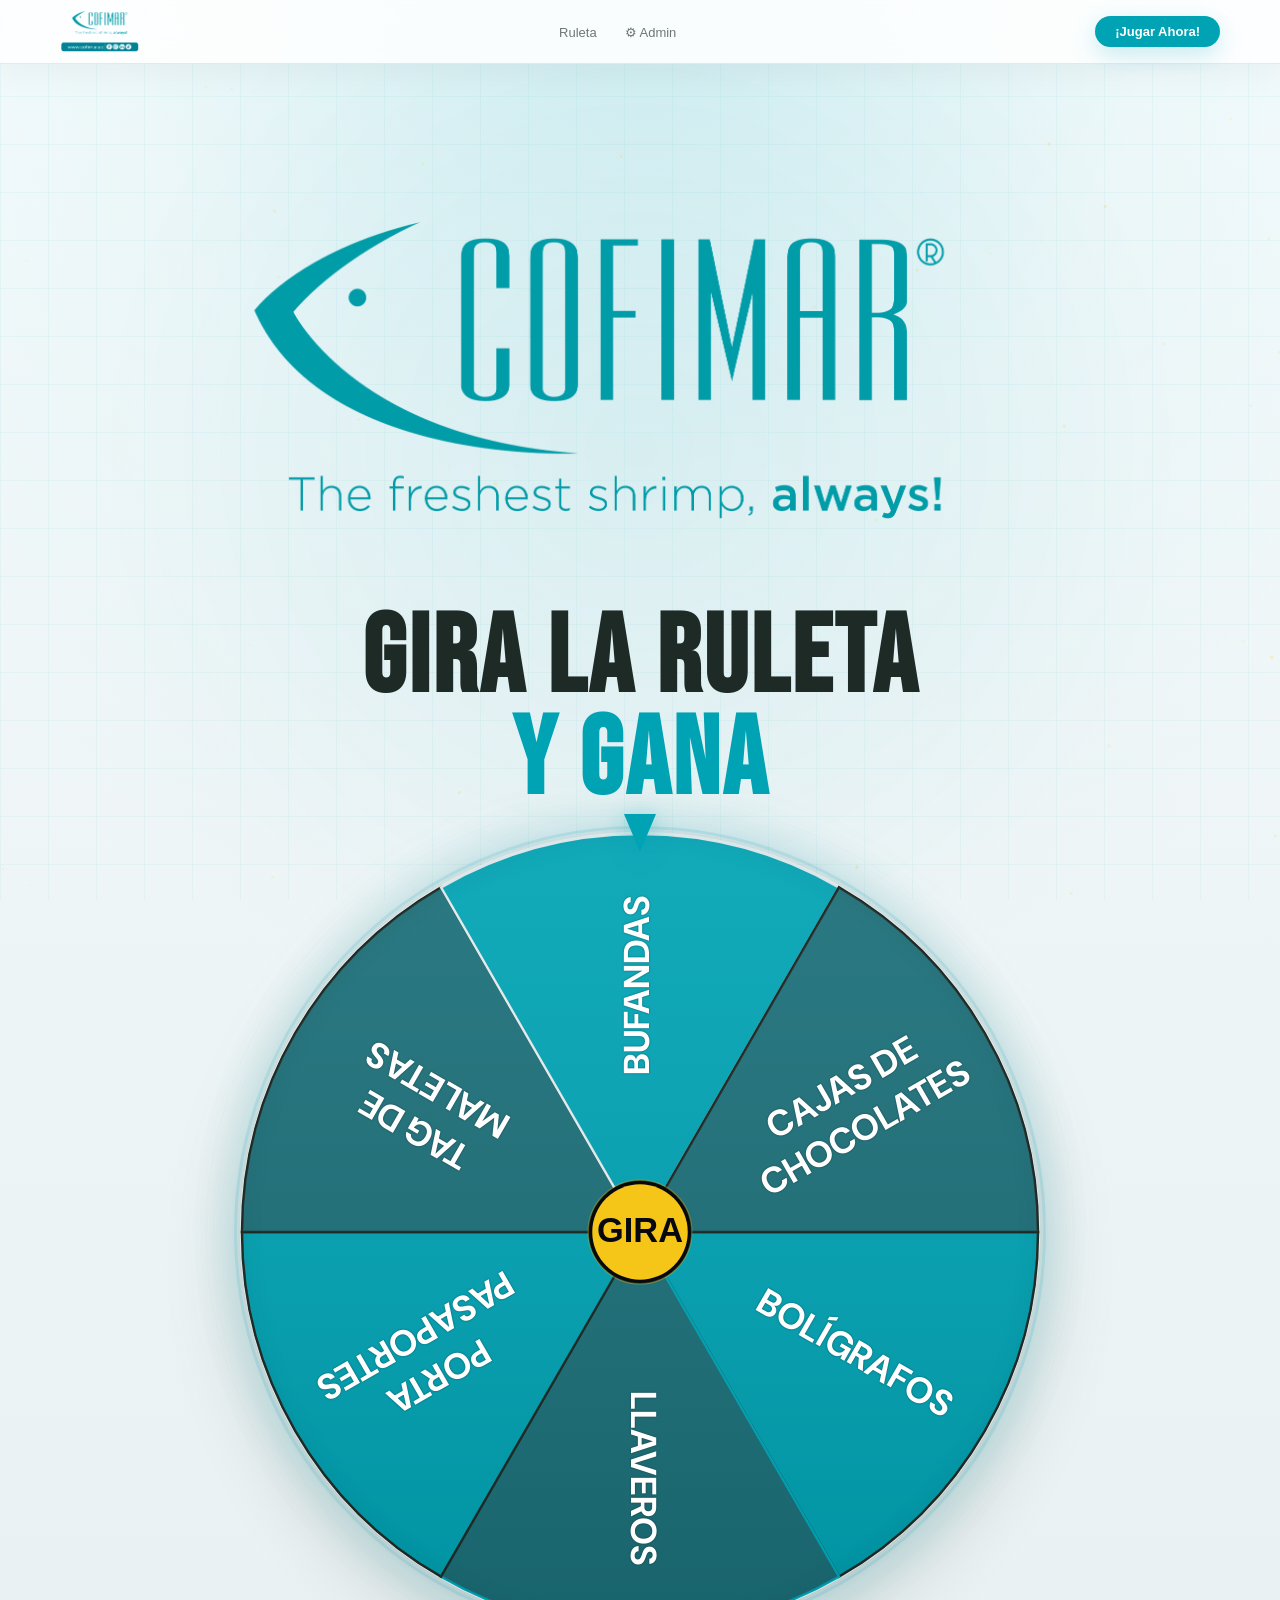
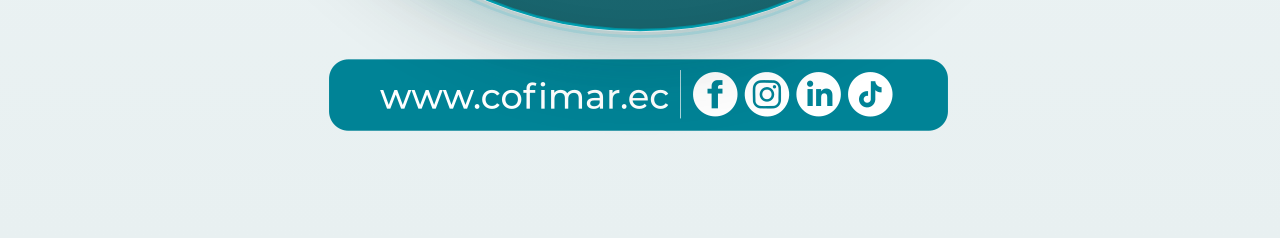
<file: index.html>
<!DOCTYPE html>
<html lang="es">
<head>
  <meta charset="UTF-8" />
  <meta name="viewport" content="width=device-width, initial-scale=1.0" />
  <title>Cofimar — Ruleta de Premios</title>
  <link rel="preconnect" href="https://fonts.googleapis.com" />
  <link rel="preconnect" href="https://fonts.gstatic.com" crossorigin />
  <link href="https://fonts.googleapis.com/css2?family=Bebas+Neue&family=DM+Sans:wght@400;500;700&display=swap" rel="stylesheet" />
  <link rel="stylesheet" href="css/base.css" />
  <link rel="stylesheet" href="css/navbar.css" />
  <link rel="stylesheet" href="css/hero.css" />
  <link rel="stylesheet" href="css/wheel.css" />
  <link rel="stylesheet" href="css/sections.css" />
  <link rel="stylesheet" href="css/modal.css" />
  <link rel="stylesheet" href="css/footer.css" />
  <link rel="icon" href="data:,">
</head>
<body>

  <!-- Background canvas -->
  <canvas id="bgCanvas"></canvas>

  <!-- ── NAVBAR ── -->
  <nav id="navbar">
    <a href="#" class="nav-logo">
      <img src="Img/Logo-Cofimar.png" alt="Cofimar Logo" class="logo-img">
      <!-- <div class="nav-logo-mark">C</div>
      <span class="nav-logo-text">Cofimar</span> -->
    </a>
    <ul class="nav-links" id="navLinks">
      <li><a href="#ruleta">Ruleta</a></li>
      <li><a href="admin.html">⚙ Admin</a></li>
      <!-- <li><a href="#premios">Premios</a></li>
      <li><a href="#nosotros">Nosotros</a></li> -->
    </ul>
    <a href="#ruleta" class="nav-cta">¡Jugar Ahora!</a>
    <button class="nav-hamburger" id="hamburger" aria-label="Menú">
      <span></span><span></span><span></span>
    </button>
  </nav>

  <!-- ── HERO ── -->
  <section class="hero" id="ruleta">
    <!-- <div class="hero-eyebrow">
      <div class="eyebrow-dot"></div>
      Cofimar
    </div> -->

    <div class="wheel-logo">
      <img src="Img/Logo-Cofimar-logo.png" alt="Cofimar Logo">
    </div>

    <h1 class="hero-title">GIRA LA RULETA<br><span class="gold"> Y GANA</span></h1>
    <!-- <p class="hero-sub">¡Tu premio te está esperando! Gira la ruleta exclusiva de Pepito y descubre increíbles descuentos, regalos y beneficios para ti.</p> -->

    <div class="wheel-stage custom-layout">


      <div class="wheel-glow"></div>
      <div class="wheel-outer">
        <div class="wheel-pointer"></div>
        <div class="wheel-border"></div>
        <canvas id="wheelCanvas"></canvas>
      </div>
    </div>

    <div class="wheel-logo">
      <img src="Img/footerLogo.png" alt="Cofimar Logo">
    </div>

    <div class="controls">
      <div class="side-logo">
    
  </div>
      <button class="spin-btn" style="display: none !important;" id="spinBtn">&#9654;&nbsp;&nbsp;GIRAR RULETA</button>
      <!-- <p class="spin-hint">Un intento por visita &mdash; Premios reales garantizados</p> -->
    </div>
  </section>

  
  <!--  PREMIOS 
  <section class="prizes-section" id="premios">
    <p class="section-label">Lo que puedes ganar</p>
    <h2 class="section-title">NUESTROS PREMIOS</h2>
    <div class="prizes-grid" id="prizesGrid"></div>
  </section>

  <!-- ── NOSOTROS ─
  <section class="features-section" id="nosotros">
    <p class="section-label">¿Por qué Pepito?</p>
    <h2 class="section-title">CONFIANZA GARANTIZADA</h2>
    <div class="features-grid">
      <div class="feature-card">
        <div class="feature-icon">🏆</div>
        <div class="feature-title">Premios Reales</div>
        <div class="feature-text">Todos los premios son válidos y canjeables en cualquiera de nuestras sucursales a nivel nacional.</div>
      </div>
      <div class="feature-card">
        <div class="feature-icon">⚡</div>
        <div class="feature-title">Instantáneo</div>
        <div class="feature-text">Sabrás tu premio al instante. Sin formularios, sin esperas, sin complicaciones.</div>
      </div>
      <div class="feature-card">
        <div class="feature-icon">🔒</div>
        <div class="feature-title">100% Seguro</div>
        <div class="feature-text">Tu participación está protegida. No requerimos datos bancarios ni información sensible.</div>
      </div>
      <div class="feature-card">
        <div class="feature-icon">🎯</div>
        <div class="feature-title">Sin Letra Chica</div>
        <div class="feature-text">Lo que ves es lo que recibes. Pepito cree en la transparencia total con sus clientes.</div>
      </div>
    </div>
  </section> -->

  <!-- ── FOOTER ── -->
  <!-- <footer>
    <div class="footer-logo">Cofimar</div>
    <div class="footer-links">
      <!-- <a href="#">Términos y Condiciones</a>
      <a href="#">Política de Privacidad</a>
      <a href="#">Contacto</a>
      <a href="#">Sucursales</a> 
    </div>
    <div class="footer-copy">&copy; 2026 Cofimar Todos los derechos reservados.</div>
  </footer> -->

  <!-- ── CONFETTI ── -->
  <div class="confetti-container" id="confettiContainer"></div>

  <!-- ── MODAL ── -->
  <div class="modal-overlay" id="modalOverlay">
    <div class="modal-card">
      <div class="modal-stars">
        <span class="modal-star">⭐</span>
        <span class="modal-star">⭐</span>
        <span class="modal-star">⭐</span>
      </div>
      <div class="modal-icon-wrap" id="modalIcon">🏆</div>
      <div class="modal-tag">¡Felicidades!</div>
      <div class="modal-title">Acabas de ganar</div>
      <div class="modal-prize" id="modalPrize">Premio</div>
      <div class="modal-stock-info" id="modalStock"></div>
      <div class="modal-desc" id="modalDesc">Descripción del premio.</div>
      <button class="modal-btn" id="modalClaimBtn">🎁 &nbsp;RECLAMAR PREMIO</button>
      <!-- <button class="modal-secondary" id="modalCloseBtn">Cerrar</button> -->
    </div>
  </div>

  <!-- ── SCRIPTS ── -->
  <script src="js/data.js"></script>
  <script src="js/stock.js"></script>
  <script src="js/background.js"></script>
  <script src="js/wheel.js"></script>
  <script src="js/prizes.js"></script>
  <script src="js/confetti.js"></script>
  <script src="js/modal.js"></script>
  <script src="js/navbar.js"></script>
  <script src="js/main.js"></script>

</body>
</html>
</file>
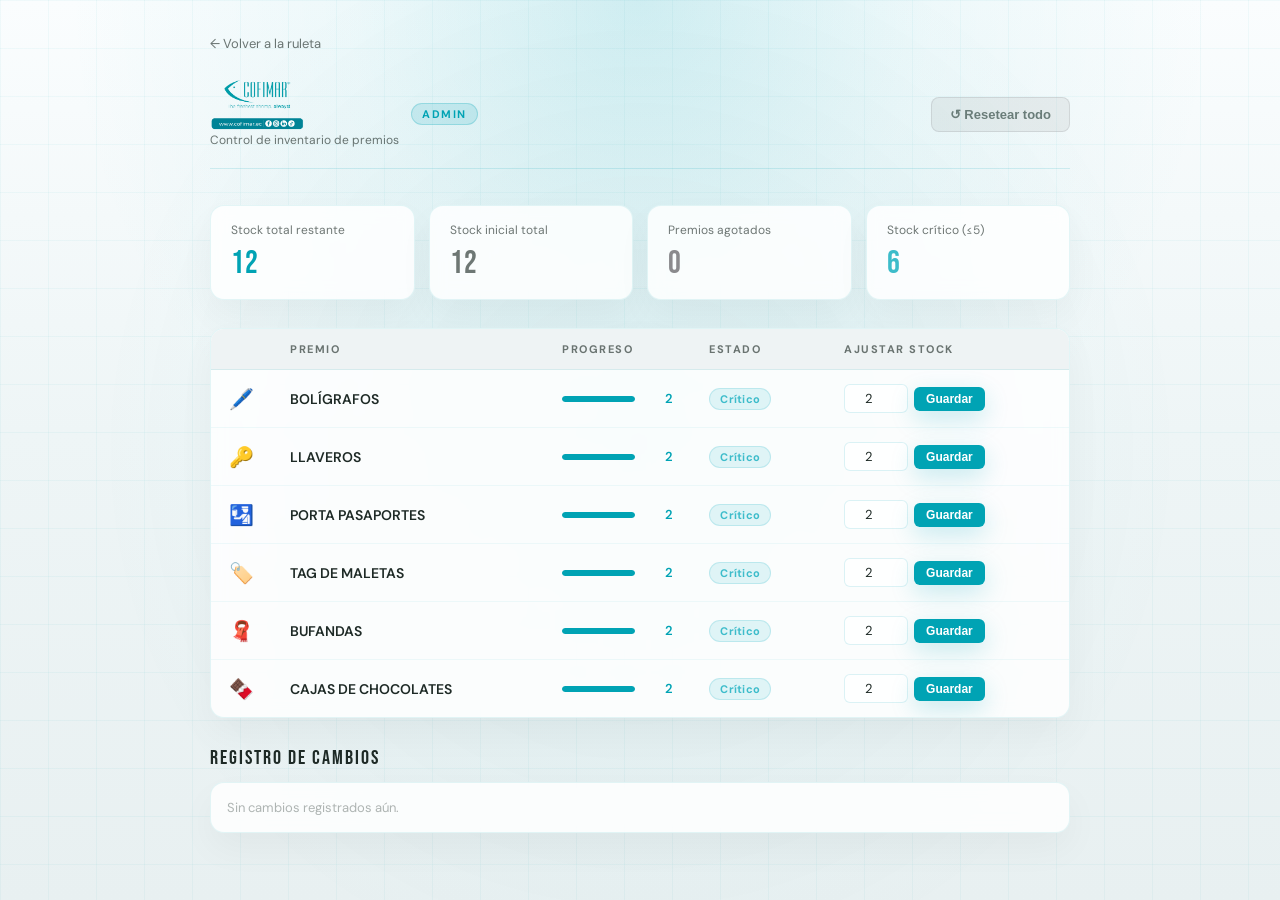
<file: admin.html>
<!DOCTYPE html>
<html lang="es">
<head>
  <meta charset="UTF-8" />
  <meta name="viewport" content="width=device-width, initial-scale=1.0" />
  <title>Cofimar — Panel de Stock</title>
  <link rel="preconnect" href="https://fonts.googleapis.com" />
  <link href="https://fonts.googleapis.com/css2?family=Bebas+Neue&family=DM+Sans:wght@400;500;700&display=swap" rel="stylesheet" />
  
  <style>
  *, *::before, *::after { box-sizing: border-box; margin: 0; padding: 0; }

  :root {
    --gold: #00a3b4;
    --gold-dim: rgba(0,163,180,0.14);
    --dark:  #1e2a26;
    --dark2: #ffffff;
    --dark3: #eef3f4;
    --text:  #1e2a26;
    --muted: rgba(30,42,38,0.64);
    --green: #00a3b4;
    --orange:#3dbcca;
    --red:   #8a8a8d;
    --radius: 14px;
  }

  body {
    font-family: 'DM Sans', sans-serif;
    background:
      radial-gradient(circle at top center, rgba(0,163,180,0.16) 0%, rgba(0,163,180,0.05) 26%, transparent 52%),
      linear-gradient(180deg, #fafdfe 0%, #eef5f6 48%, #e8f0f1 100%);
    color: var(--text);
    min-height: 100vh;
    padding: 32px clamp(16px, 4vw, 48px);
  }

  body::before {
    content: '';
    position: fixed; inset: 0;
    background-image:
      linear-gradient(rgba(0,163,180,0.045) 1px, transparent 1px),
      linear-gradient(90deg, rgba(0,163,180,0.045) 1px, transparent 1px),
      radial-gradient(circle at center, rgba(0,163,180,0.06) 0%, transparent 70%);
    background-size: 48px 48px, 48px 48px, 100% 100%;
    pointer-events: none; z-index: 0;
  }

  .page { position: relative; z-index: 1; max-width: 860px; margin: 0 auto; }

  /* Header */
  header {
    display: flex; align-items: center; justify-content: space-between;
    flex-wrap: wrap; gap: 16px;
    margin-bottom: 36px;
    padding-bottom: 20px;
    border-bottom: 1px solid rgba(0,163,180,0.15);
  }

  .header-left { display: flex; align-items: center; gap: 12px; }

  .logo-mark {
    width: 38px; height: 38px; border-radius: 9px;
    background: var(--gold);
    display: flex; align-items: center; justify-content: center;
    font-family: 'Bebas Neue', cursive;
    font-size: 22px; color: #ffffff;
    box-shadow: 0 8px 20px rgba(0,163,180,0.24);
  }

  h1 {
    font-family: 'Bebas Neue', cursive;
    font-size: clamp(22px, 4vw, 30px);
    letter-spacing: 2px; color: var(--text);
  }
  h1 span { color: var(--gold); }

  .badge-admin {
    background: rgba(0,163,180,0.14);
    border: 1px solid rgba(0,163,180,0.24);
    color: var(--gold);
    font-size: 11px; font-weight: 700;
    letter-spacing: 1.5px; text-transform: uppercase;
    padding: 3px 10px; border-radius: 50px;
  }

  .header-actions { display: flex; gap: 10px; flex-wrap: wrap; }

  /* Buttons */
  .btn {
    border: none; border-radius: 8px;
    padding: 9px 18px;
    font-size: 13px; font-weight: 600;
    cursor: pointer; transition: opacity 0.15s, transform 0.15s;
  }
  .btn:hover { opacity: 0.85; transform: translateY(-1px); }

  .btn-gold  {
    background: var(--gold);
    color: #ffffff;
    box-shadow: 0 8px 24px rgba(0,163,180,0.22);
  }

  .btn-ghost {
    background: rgba(255,255,255,0.72);
    color: var(--text);
    border: 1px solid rgba(0,163,180,0.12);
  }

  .btn-danger {
    background: rgba(138,138,141,0.12);
    color: #6a7d79;
    border: 1px solid rgba(138,138,141,0.22);
  }

  /* Stats row */
  .stats-row {
    display: grid;
    grid-template-columns: repeat(auto-fit, minmax(160px, 1fr));
    gap: 14px; margin-bottom: 28px;
  }

  .stat-card {
    background: rgba(255,255,255,0.84);
    border: 1px solid rgba(0,163,180,0.10);
    border-radius: var(--radius);
    padding: 16px 20px;
    box-shadow: 0 16px 36px rgba(0,0,0,0.04);
    backdrop-filter: blur(8px);
  }

  .stat-label { font-size: 12px; color: var(--muted); margin-bottom: 6px; }
  .stat-value { font-family: 'Bebas Neue', cursive; font-size: 32px; letter-spacing: 1px; }
  .stat-value.green  { color: var(--green); }
  .stat-value.orange { color: var(--orange); }
  .stat-value.red    { color: var(--red); }
  .stat-value.gold   { color: var(--gold); }

  /* Table */
  .table-wrap {
    background: rgba(255,255,255,0.84);
    border: 1px solid rgba(0,163,180,0.10);
    border-radius: var(--radius);
    overflow: hidden;
    box-shadow: 0 16px 36px rgba(0,0,0,0.04);
    backdrop-filter: blur(8px);
  }

  table {
    width: 100%; border-collapse: collapse;
    font-size: 14px;
  }

  thead th {
    background: var(--dark3);
    padding: 13px 18px;
    text-align: left;
    font-size: 11px; font-weight: 700;
    color: var(--muted); letter-spacing: 1.5px; text-transform: uppercase;
    border-bottom: 1px solid rgba(0,163,180,0.10);
  }

  tbody tr {
    border-bottom: 1px solid rgba(0,163,180,0.06);
    transition: background 0.15s;
  }
  tbody tr:last-child { border-bottom: none; }
  tbody tr:hover { background: rgba(0,163,180,0.04); }
  tbody tr.row-empty { opacity: 0.5; }

  td { padding: 14px 18px; vertical-align: middle; }

  .td-icon { font-size: 20px; width: 40px; }
  .td-name { font-weight: 600; }

  /* Progress bar */
  .progress-wrap {
    display: flex; align-items: center; gap: 10px;
  }
  .progress-bar {
    flex: 1; height: 6px; border-radius: 3px;
    background: rgba(0,163,180,0.10); overflow: hidden;
  }
  .progress-fill {
    height: 100%; border-radius: 3px;
    transition: width 0.4s ease;
  }
  .progress-count { font-size: 13px; font-weight: 600; min-width: 28px; text-align: right; }

  /* Stock controls */
  .stock-controls {
    display: flex; align-items: center; gap: 6px;
  }
  .stock-controls input[type=number] {
    width: 64px; padding: 5px 8px;
    background: rgba(255,255,255,0.78);
    border: 1px solid rgba(0,163,180,0.14);
    border-radius: 6px; color: var(--text);
    font-size: 13px; font-family: inherit;
    text-align: center;
  }
  .stock-controls input[type=number]:focus {
    outline: none; border-color: rgba(0,163,180,0.4);
  }
  .btn-sm {
    padding: 5px 12px; font-size: 12px;
    border-radius: 6px;
  }

  /* Status pill */
  .pill {
    display: inline-block;
    padding: 3px 10px; border-radius: 50px;
    font-size: 11px; font-weight: 700; letter-spacing: 0.3px;
  }
  .pill-ok     { background: rgba(0,163,180,0.14); color: var(--gold); border: 1px solid rgba(0,163,180,0.22); }
  .pill-low    { background: rgba(61,188,202,0.14); color: var(--orange); border: 1px solid rgba(61,188,202,0.22); }
  .pill-empty  { background: rgba(138,138,141,0.12); color: var(--red); border: 1px solid rgba(138,138,141,0.20); }

  /* Log */
  .log-section { margin-top: 28px; }
  .log-title {
    font-family: 'Bebas Neue', cursive;
    font-size: 20px; letter-spacing: 2px;
    margin-bottom: 12px;
    color: var(--text);
  }
  .log-box {
    background: rgba(255,255,255,0.84);
    border: 1px solid rgba(0,163,180,0.10);
    border-radius: var(--radius);
    padding: 16px; max-height: 200px; overflow-y: auto;
    box-shadow: 0 16px 36px rgba(0,0,0,0.04);
    backdrop-filter: blur(8px);
  }
  .log-entry {
    font-size: 12px; color: var(--muted);
    padding: 4px 0;
    border-bottom: 1px solid rgba(0,163,180,0.06);
  }
  .log-entry:last-child { border-bottom: none; }
  .log-time { color: rgba(0,163,180,0.6); margin-right: 8px; }
  .log-empty { font-size: 13px; color: rgba(30,42,38,0.35); }

  /* Back link */
  .back-link {
    display: inline-flex; align-items: center; gap: 6px;
    font-size: 13px; color: var(--muted);
    text-decoration: none;
    margin-bottom: 28px;
    transition: color 0.2s;
  }
  .back-link:hover { color: var(--gold); }

  .logo-img {
  display: block;
  height: 50px;
  width: auto;
  max-width: 140px;
  object-fit: contain;
}

  @media (max-width: 600px) {
    thead th:nth-child(3), td:nth-child(3) { display: none; }
    .stats-row { grid-template-columns: 1fr 1fr; }
  }
</style>

</head>
<body>
  <div class="page">

    <a href="index.html" class="back-link">← Volver a la ruleta</a>

    <header>
      <div class="header-left">
        
        <div>
            <img src="Img/Logo-Cofimar.png" alt="Cofimar Logo" class="logo-img">
          <!-- <h1>Cofimar</h1> -->
          <div style="font-size:12px;color:var(--muted);margin-top:2px;">Control de inventario de premios</div>
        </div>
        <span class="badge-admin">Admin</span>
      </div>
      <div class="header-actions">
        <!-- <button class="btn btn-ghost" onclick="exportData()">⬇ Exportar JSON</button> -->
        <button class="btn btn-danger" onclick="confirmReset()">↺ Resetear todo</button>
      </div>
    </header>

    <!-- Stats -->
    <div class="stats-row" id="statsRow"></div>

    <!-- Table -->
    <div class="table-wrap">
      <table>
        <thead>
          <tr>
            <th></th>
            <th>Premio</th>
            <th>Progreso</th>
            <th>Estado</th>
            <th>Ajustar stock</th>
          </tr>
        </thead>
        <tbody id="stockTable"></tbody>
      </table>
    </div>

    <!-- Log -->
    <div class="log-section">
      <div class="log-title">Registro de Cambios</div>
      <div class="log-box" id="logBox">
        <div class="log-empty">Sin cambios registrados aún.</div>
      </div>
    </div>

  </div>

  <script src="js/data.js"></script>
  <script src="js/stock.js"></script>
  <script>
    const LOG_KEY = 'pepito_admin_log';

    /* ── Helpers ── */
    function getLog() {
      try { return JSON.parse(localStorage.getItem(LOG_KEY) || '[]'); }
      catch { return []; }
    }
    function saveLog(log) {
      localStorage.setItem(LOG_KEY, JSON.stringify(log.slice(-50)));
    }
    function addLog(msg) {
      const log = getLog();
      const now = new Date().toLocaleTimeString('es-EC', { hour:'2-digit', minute:'2-digit', second:'2-digit' });
      log.push({ time: now, msg });
      saveLog(log);
      renderLog();
    }

    /* ── Render log ── */
    function renderLog() {
      const box = document.getElementById('logBox');
      const log = getLog();
      if (log.length === 0) {
        box.innerHTML = '<div class="log-empty">Sin cambios registrados aún.</div>';
        return;
      }
      box.innerHTML = [...log].reverse().map(e =>
        `<div class="log-entry"><span class="log-time">${e.time}</span>${e.msg}</div>`
      ).join('');
    }

    /* ── Stats ── */
    function renderStats() {
      const stocks  = Stock.getAll();
      const all     = PRIZES;
      const total   = all.reduce((s, p) => s + (stocks[p.label] ?? 0), 0);
      const initial = all.reduce((s, p) => s + p.stock, 0);
      const empty   = all.filter(p => (stocks[p.label] ?? 0) === 0).length;
      const low     = all.filter(p => { const s = stocks[p.label]??0; return s > 0 && s <= 5; }).length;

      document.getElementById('statsRow').innerHTML = `
        <div class="stat-card">
          <div class="stat-label">Stock total restante</div>
          <div class="stat-value gold">${total}</div>
        </div>
        <div class="stat-card">
          <div class="stat-label">Stock inicial total</div>
          <div class="stat-value" style="color:var(--muted)">${initial}</div>
        </div>
        <div class="stat-card">
          <div class="stat-label">Premios agotados</div>
          <div class="stat-value red">${empty}</div>
        </div>
        <div class="stat-card">
          <div class="stat-label">Stock crítico (≤5)</div>
          <div class="stat-value orange">${low}</div>
        </div>
      `;
    }

    /* ── Table ── */
    function statusPill(stock) {
      if (stock <= 0)  return `<span class="pill pill-empty">Agotado</span>`;
      if (stock <= 5)  return `<span class="pill pill-low">Crítico</span>`;
      return                  `<span class="pill pill-ok">Disponible</span>`;
    }

function progressColor(pct) {
  if (pct <= 0)   return '#8a8a8d';
  if (pct <= 0.2) return '#3dbcca';
  return '#00a3b4';
}

    function renderTable() {
      const stocks = Stock.getAll();
      const tbody  = document.getElementById('stockTable');
      tbody.innerHTML = '';

      PRIZES.forEach(prize => {
        const current = stocks[prize.label] ?? 0;
        const pct     = prize.stock > 0 ? current / prize.stock : 0;
        const isEmpty = current <= 0;

        const tr = document.createElement('tr');
        if (isEmpty) tr.classList.add('row-empty');

        tr.innerHTML = `
          <td class="td-icon">${prize.icon}</td>
          <td class="td-name">${prize.label}</td>
          <td>
            <div class="progress-wrap">
              <div class="progress-bar">
                <div class="progress-fill"
                     style="width:${Math.max(0,pct)*100}%;background:${progressColor(pct)}"></div>
              </div>
              <span class="progress-count" style="color:${progressColor(pct)}">${current}</span>
            </div>
          </td>
          <td>${statusPill(current)}</td>
          <td>
            <div class="stock-controls">
              <input type="number" min="0" max="9999" value="${current}"
                     id="input-${prize.label.replace(/\s+/g,'_')}" />
              <button class="btn btn-gold btn-sm"
                      onclick="setStock('${prize.label}')">Guardar</button>
            </div>
          </td>
        `;
        tbody.appendChild(tr);
      });
    }

    /* ── Set stock manually ── */
    function setStock(label) {
      const key   = label.replace(/\s+/g,'_');
      const input = document.getElementById(`input-${key}`);
      const val   = parseInt(input.value, 10);
      if (isNaN(val) || val < 0) { alert('Valor inválido'); return; }

      const stocks      = Stock.getAll();
      const oldVal      = stocks[label] ?? 0;
      stocks[label]     = val;
      localStorage.setItem('pepito_stock_v1', JSON.stringify(stocks));

      addLog(`"${label}": ${oldVal} → ${val}`);
      refresh();
    }

    /* ── Reset ── */
    function confirmReset() {
      if (confirm('¿Seguro que deseas resetear TODOS los stocks al valor inicial de data.js?')) {
        Stock.reset();
        addLog('⚠️ Reset total de inventario realizado.');
        refresh();
      }
    }

    /* ── Export ── */
    function exportData() {
      const data = {
        exportDate: new Date().toISOString(),
        stocks: Stock.getAll(),
        log: getLog(),
      };
      const blob = new Blob([JSON.stringify(data, null, 2)], { type: 'application/json' });
      const url  = URL.createObjectURL(blob);
      const a    = document.createElement('a');
      a.href     = url;
      a.download = `pepito-stock-${Date.now()}.json`;
      a.click();
      URL.revokeObjectURL(url);
    }

    /* ── Full refresh ── */
    function refresh() {
      renderStats();
      renderTable();
    }

    /* ── Init ── */
    renderLog();
    refresh();
  </script>
</body>
</html>
</file>
<file: css/base.css>
*, *::before, *::after {
  box-sizing: border-box;
  margin: 0;
  padding: 0;
}

:root {
  --gold:       #00a3b4;
  --gold-light: #3dbcca;
  --gold-dim:   rgba(0, 163, 180, 0.14);
  --dark:       #1e2a26;
  --dark2:      #24332f;
  --dark3:      #eef3f4;
  --text:       #1e2a26;
  --text-muted: rgba(30, 42, 38, 0.64);
  --radius:     20px;
  --radius-sm:  10px;
  --transition: 0.2s ease;
}

html {
  scroll-behavior: smooth;
}

.wheel-logo {
  margin-top: 20px;
  display: flex;
  justify-content: center;
}

.wheel-logo img {
  width: 100%;
  max-width: 900px;
  height: auto;
}

body {
  font-family: 'Montserrat', sans-serif;
  background:
    radial-gradient(circle at top center, rgba(0, 163, 180, 0.16) 0%, rgba(0, 163, 180, 0.05) 26%, transparent 52%),
    linear-gradient(180deg, #fafdfe 0%, #eef5f6 48%, #e8f0f1 100%);
  color: var(--text);
  min-height: 100vh;
  overflow-x: hidden;
}

/* Grid background pattern */
body::before {
  content: '';
  position: fixed;
  inset: 0;
  background-image:
    linear-gradient(rgba(0, 163, 180, 0.045) 1px, transparent 1px),
    linear-gradient(90deg, rgba(0, 163, 180, 0.045) 1px, transparent 1px),
    radial-gradient(circle at center, rgba(0, 163, 180, 0.06) 0%, transparent 70%);
  background-size: 48px 48px, 48px 48px, 100% 100%;
  pointer-events: none;
  z-index: 0;
}

/* Particle background canvas */
#bgCanvas {
  position: fixed;
  inset: 0;
  width: 100%;
  height: 100%;
  pointer-events: none;
  z-index: 0;
  opacity: 0.34;
}

/* Shared section labels */
.section-label {
  text-align: center;
  font-size: 12px;
  font-weight: 600;
  color: var(--gold);
  letter-spacing: 3px;
  text-transform: uppercase;
  margin-bottom: 14px;
}

.section-title {
  text-align: center;
  font-family: 'Bebas Neue', cursive;
  font-size: clamp(32px, 5vw, 52px);
  letter-spacing: 2px;
  color: var(--text);
  margin-bottom: 40px;
}

/* ─── Animations ─── */
@keyframes fadeUp {
  from { opacity: 0; transform: translateY(24px); }
  to   { opacity: 1; transform: translateY(0); }
}

@keyframes pulse {
  0%, 100% { opacity: 1; transform: scale(1); }
  50%       { opacity: 0.5; transform: scale(0.7); }
}

@keyframes glowPulse {
  0%, 100% { transform: scale(1); opacity: 0.8; }
  50%       { transform: scale(1.12); opacity: 1; }
}

@keyframes btnGlow {
  0%, 100% { box-shadow: 0 8px 40px rgba(0, 163, 180, 0.35), 0 0 0 0 rgba(0, 163, 180, 0.2); }
  50%       { box-shadow: 0 8px 40px rgba(0, 163, 180, 0.5), 0 0 0 12px rgba(0, 163, 180, 0); }
}

@keyframes popIn {
  0%   { transform: scale(0.3) rotate(-6deg); opacity: 0; }
  100% { transform: scale(1) rotate(0deg);    opacity: 1; }
}

@keyframes bounce {
  0%   { transform: translateY(0); }
  100% { transform: translateY(-8px); }
}

@keyframes starPop {
  0%  { transform: scale(0); opacity: 0; }
  60% { transform: scale(1.3); }
  100%{ transform: scale(1); opacity: 1; }
}

@keyframes confettiFall {
  0%   { transform: translateY(-20px) rotate(0deg); opacity: 1; }
  100% { transform: translateY(110vh) rotate(720deg); opacity: 0; }
}
</file>
<file: css/navbar.css>
/* ─────────────────────────────────────────
   navbar.css — Top navigation bar
───────────────────────────────────────── */

nav {
  position: fixed;
  top: 0; left: 0; right: 0;
  z-index: 100;
  display: flex;
  align-items: center;
  justify-content: space-between;
  padding: 0 clamp(16px, 5vw, 60px);
  height: 64px;
  background: rgba(255,255,255,0.86);
  backdrop-filter: blur(20px);
  border-bottom: 1px solid rgba(0,163,180,0.16);
  box-shadow: 0 10px 30px rgba(0,0,0,0.04);
}

/* Logo */
.nav-logo {
  display: flex;
  align-items: center;
  gap: 10px;
  text-decoration: none;
}

.logo-img {
  display: block;
  height: 42px;
  width: auto;
  max-width: 140px;
  object-fit: contain;
}

.nav-logo-mark {
  width: 34px;
  height: 34px;
  border-radius: 10px;
  background: var(--gold);
  display: flex;
  align-items: center;
  justify-content: center;
  font-family: 'Bebas Neue', cursive;
  font-size: 20px;
  color: #ffffff;
  box-shadow: 0 8px 20px rgba(0,163,180,0.24);
}

.nav-logo-text {
  font-family: 'Bebas Neue', cursive;
  font-size: 22px;
  color: var(--gold);
  letter-spacing: 2px;
}

.nav-logo-text span {
  color: var(--text);
}

/* Links */
.nav-links {
  display: flex;
  gap: 28px;
  list-style: none;
}

.nav-links a {
  font-size: 13px;
  font-weight: 500;
  color: var(--text-muted);
  text-decoration: none;
  transition: color var(--transition);
}

.nav-links a:hover {
  color: var(--gold);
}

/* CTA button */
.nav-cta {
  background: var(--gold);
  color: #ffffff;
  border: none;
  border-radius: 50px;
  padding: 8px 20px;
  font-size: 13px;
  font-weight: 700;
  cursor: pointer;
  text-decoration: none;
  transition: transform 0.15s, box-shadow 0.15s;
  box-shadow: 0 8px 24px rgba(0,163,180,0.22);
}

.nav-cta:hover {
  transform: translateY(-1px);
  box-shadow: 0 10px 28px rgba(0,163,180,0.32);
}

/* Hamburger (mobile) */
.nav-hamburger {
  display: none;
  flex-direction: column;
  gap: 5px;
  cursor: pointer;
  background: none;
  border: none;
  padding: 4px;
}

.nav-hamburger span {
  display: block;
  width: 22px;
  height: 2px;
  background: var(--text);
  border-radius: 2px;
  transition: all 0.3s;
}

/* ─── Responsive ─── */
@media (max-width: 768px) {

  .wheel-logo img {
    max-width: 300px;
  }
  
  .nav-logo {
    gap: 0;
  }

  .logo-img {
    height: 32px;
    max-width: 110px;
  }

  .hero {
    justify-content: flex-start;
    padding: 100px 16px 48px;
  }

  .hero-title {
    font-size: clamp(42px, 13vw, 72px);
  }

  .hero-sub {
    font-size: 16px;
    max-width: 320px;
    margin-bottom: 36px;
  }

  .nav-links,
  .nav-cta {
    display: none;
  }

  .nav-hamburger {
    display: flex;
  }

  .nav-links.open {
    display: flex;
    flex-direction: column;
    gap: 0;
    position: fixed;
    top: 64px;
    left: 0; right: 0;
    background: rgba(255,255,255,0.98);
    border-bottom: 1px solid rgba(0,163,180,0.12);
    padding: 16px 0;
    z-index: 99;
  }

  .nav-links.open li a {
    display: block;
    padding: 12px 24px;
    font-size: 15px;
  }
}
</file>
<file: css/hero.css>
/* ─────────────────────────────────────────
   hero.css — Hero section & CTA
───────────────────────────────────────── */

.hero {
  position: relative;
  z-index: 1;
  min-height: 100vh;
  display: flex;
  flex-direction: column;
  align-items: center;
  justify-content: center;
  padding: 100px clamp(16px, 5vw, 60px) 60px;
  text-align: center;
}

/* Eyebrow badge */
.hero-eyebrow {
  display: inline-flex;
  align-items: center;
  gap: 8px;
  background: var(--gold-dim);
  border: 1px solid rgba(0, 163, 180, 0.24);
  border-radius: 50px;
  padding: 6px 16px;
  font-size: 12px;
  font-weight: 600;
  color: var(--gold);
  letter-spacing: 2px;
  text-transform: uppercase;
  margin-bottom: 24px;
  animation: fadeUp 0.6s ease both;
}

.eyebrow-dot {
  width: 7px;
  height: 7px;
  border-radius: 50%;
  background: var(--gold);
  animation: pulse 2s ease infinite;
}

/* Title */
.hero-title {
  font-family: 'Bebas Neue', cursive;
  font-size: clamp(54px, 10vw, 110px);
  line-height: 0.92;
  letter-spacing: 3px;
  color: var(--text);
  margin-bottom: 20px;
  animation: fadeUp 0.6s 0.1s ease both;
}

.hero-title .gold {
  color: var(--gold);
}

/* Subtitle */
.hero-sub {
  font-size: clamp(15px, 2vw, 18px);
  color: var(--text-muted);
  max-width: 480px;
  line-height: 1.6;
  margin-bottom: 52px;
  animation: fadeUp 0.6s 0.2s ease both;
}

/* Spin button & hint */
.controls {
  margin-top: 40px;
  display: flex;
  flex-direction: column;
  align-items: center;
  gap: 20px;
  animation: fadeUp 0.7s 0.4s ease both;
}

.spin-btn {
  position: relative;
  background: var(--gold);
  color: #ffffff;
  border: none;
  border-radius: 50px;
  padding: clamp(14px, 2vw, 18px) clamp(36px, 6vw, 64px);
  font-family: 'Bebas Neue', cursive;
  font-size: clamp(18px, 3vw, 22px);
  letter-spacing: 2px;
  cursor: pointer;
  overflow: hidden;
  transition: transform 0.15s, box-shadow 0.2s;
  box-shadow: 0 10px 34px rgba(0, 163, 180, 0.28);
  animation: btnGlow 2.5s ease infinite;
}

.spin-btn::before {
  content: '';
  position: absolute;
  top: 0; left: -100%;
  width: 60%; height: 100%;
  background: linear-gradient(90deg, transparent, rgba(255, 255, 255, 0.35), transparent);
  transition: left 0.55s;
}

.spin-btn:hover::before {
  left: 150%;
}

.spin-btn:hover:not(:disabled) {
  transform: translateY(-3px);
  box-shadow: 0 16px 44px rgba(0, 163, 180, 0.38);
  animation: none;
}

.spin-btn:active:not(:disabled) {
  transform: scale(0.97);
}

.spin-btn:disabled {
  opacity: 0.45;
  cursor: not-allowed;
  transform: none;
  animation: none;
}

.spin-hint {
  font-size: 12px;
  color: var(--text-muted);
  letter-spacing: 0.5px;
}
</file>
<file: css/wheel.css>
/* ─────────────────────────────────────────
   wheel.css — Roulette wheel visual
───────────────────────────────────────── */

.wheel-stage {
  position: relative;
  display: flex;
  align-items: center;
  justify-content: center;
  animation: fadeUp 0.7s 0.3s ease both;
}

.wheel-glow {
  position: absolute;
  width: clamp(360px, 70vw, 520px);
  height: clamp(360px, 70vw, 520px);
  border-radius: 50%;
  background: radial-gradient(circle, rgba(0, 163, 180, 0.22) 0%, rgba(0, 163, 180, 0.08) 42%, transparent 72%);
  pointer-events: none;
  animation: glowPulse 3s ease infinite;
}

.wheel-outer {
  position: relative;
  width: clamp(380px, 80vw, 800px);
  height: clamp(380px, 80vw, 800px);
}

.wheel-pointer {
  position: absolute;
  top: -18px;
  left: 50%;
  transform: translateX(-50%);
  z-index: 10;
  width: 0;
  height: 0;
  border-left: clamp(12px, 2vw, 16px) solid transparent;
  border-right: clamp(12px, 2vw, 16px) solid transparent;
  border-top: clamp(28px, 4vw, 38px) solid var(--gold);
  filter: drop-shadow(0 4px 12px rgba(0, 163, 180, 0.45));
  pointer-events: none;
}

.wheel-border {
  position: absolute;
  inset: -6px;
  border-radius: 50%;
  border: 3px solid rgba(0, 163, 180, 0.18);
  box-shadow:
    0 0 60px rgba(0, 163, 180, 0.10),
    inset 0 0 30px rgba(30, 42, 38, 0.08);
  pointer-events: none;
}

#wheelCanvas {
  width: 100%;
  height: 100%;
  border-radius: 50%;
  display: block;
  box-shadow:
    0 0 60px rgba(0, 163, 180, 0.14),
    0 30px 80px rgba(30, 42, 38, 0.16);
  background: transparent;
}
</file>
<file: css/sections.css>
/* ─────────────────────────────────────────
   sections.css — Prizes & Features sections
───────────────────────────────────────── */

/* ── Prizes ── */
.prizes-section {
  position: relative;
  z-index: 1;
  padding: 60px clamp(16px, 5vw, 80px);
}

.prizes-grid {
  display: grid;
  grid-template-columns: repeat(auto-fit, minmax(200px, 1fr));
  gap: 16px;
  max-width: 900px;
  margin: 0 auto;
}

.prize-card {
  background: var(--dark2);
  border: 1px solid rgba(255, 255, 255, 0.06);
  border-radius: var(--radius);
  padding: 20px;
  display: flex;
  align-items: center;
  gap: 14px;
  transition: border-color 0.25s, transform 0.2s, box-shadow 0.2s;
  cursor: default;
}

.prize-card:hover {
  border-color: rgba(245, 197, 24, 0.3);
  transform: translateY(-2px);
  box-shadow: 0 12px 32px rgba(0, 0, 0, 0.4);
}

.prize-icon-wrap {
  width: 44px;
  height: 44px;
  flex-shrink: 0;
  border-radius: 12px;
  display: flex;
  align-items: center;
  justify-content: center;
  font-size: 22px;
}

.prize-info {
  min-width: 0;
}

.prize-name {
  font-size: 14px;
  font-weight: 700;
  color: var(--text);
  white-space: nowrap;
  overflow: hidden;
  text-overflow: ellipsis;
}

.prize-desc {
  font-size: 12px;
  color: var(--text-muted);
  margin-top: 2px;
  line-height: 1.4;
}

/* ── Features ── */
.features-section {
  position: relative;
  z-index: 1;
  padding: 40px clamp(16px, 5vw, 80px) 80px;
}

.features-grid {
  display: grid;
  grid-template-columns: repeat(auto-fit, minmax(220px, 1fr));
  gap: 20px;
  max-width: 900px;
  margin: 0 auto;
}

.feature-card {
  background: var(--dark3);
  border: 1px solid rgba(255, 255, 255, 0.05);
  border-radius: var(--radius);
  padding: 24px;
}

.feature-icon {
  width: 40px;
  height: 40px;
  border-radius: 10px;
  background: var(--gold-dim);
  border: 1px solid rgba(245, 197, 24, 0.2);
  display: flex;
  align-items: center;
  justify-content: center;
  font-size: 18px;
  margin-bottom: 14px;
}

.feature-title {
  font-size: 15px;
  font-weight: 700;
  color: var(--text);
  margin-bottom: 6px;
}

.feature-text {
  font-size: 13px;
  color: var(--text-muted);
  line-height: 1.5;
}

/* ── Stock badges ── */
.stock-badge {
  display: inline-block;
  margin-top: 6px;
  padding: 2px 8px;
  border-radius: 50px;
  font-size: 11px;
  font-weight: 600;
  letter-spacing: 0.3px;
}

.stock-ok {
  background: rgba(39, 174, 96, 0.15);
  color: #2ecc71;
  border: 1px solid rgba(39, 174, 96, 0.3);
}

.stock-low {
  background: rgba(230, 126, 34, 0.15);
  color: #e67e22;
  border: 1px solid rgba(230, 126, 34, 0.3);
  animation: stockPulse 1.5s ease infinite;
}

.stock-empty {
  background: rgba(255, 255, 255, 0.05);
  color: rgba(255, 255, 255, 0.3);
  border: 1px solid rgba(255, 255, 255, 0.08);
}

@keyframes stockPulse {
  0%, 100% { opacity: 1; }
  50%       { opacity: 0.6; }
}

/* Card agotada */
.prize-card--empty {
  opacity: 0.4;
  filter: grayscale(0.7);
  pointer-events: none;
}

/* ─── Responsive ─── */
@media (max-width: 480px) {
  .prizes-grid    { grid-template-columns: 1fr; }
  .features-grid  { grid-template-columns: 1fr; }
}

@media (max-width: 768px) {
  .prizes-grid { grid-template-columns: 1fr 1fr; }
}
</file>
<file: css/modal.css>
/* ─────────────────────────────────────────
   modal.css — Winner modal & confetti
───────────────────────────────────────── */

/* Overlay */
.modal-overlay {
  display: none;
  position: fixed;
  inset: 0;
  z-index: 200;
  background: rgba(30, 42, 38, 0.50);
  backdrop-filter: blur(8px);
  align-items: center;
  justify-content: center;
  padding: 20px;
}

.modal-overlay.active {
  display: flex;
}

/* Card */
.modal-card {
  background: rgba(255, 255, 255, 0.96);
  border: 1px solid rgba(0, 163, 180, 0.24);
  border-radius: 24px;
  padding: clamp(28px, 5vw, 48px);
  max-width: 380px;
  width: 100%;
  text-align: center;
  position: relative;
  animation: popIn 0.45s cubic-bezier(0.175, 0.885, 0.32, 1.275) both;
  box-shadow:
    0 0 80px rgba(0, 163, 180, 0.10),
    0 40px 100px rgba(30, 42, 38, 0.22);
}

/* Stars */
.modal-stars {
  display: flex;
  justify-content: center;
  gap: 4px;
  margin-bottom: 12px;
}

.modal-star {
  font-size: 20px;
  animation: starPop 0.4s ease both;
}

.modal-star:nth-child(1) { animation-delay: 0.1s; }
.modal-star:nth-child(2) { animation-delay: 0.2s; }
.modal-star:nth-child(3) { animation-delay: 0.3s; }

/* Icon */
.modal-icon-wrap {
  width: 80px;
  height: 80px;
  border-radius: 50%;
  margin: 0 auto 16px;
  display: flex;
  align-items: center;
  justify-content: center;
  font-size: 40px;
  background: var(--gold-dim);
  border: 2px solid rgba(0, 163, 180, 0.18);
  animation: bounce 0.8s ease infinite alternate;
}

/* Labels */
.modal-tag {
  display: inline-block;
  background: var(--gold-dim);
  border: 1px solid rgba(0, 163, 180, 0.24);
  border-radius: 50px;
  padding: 4px 14px;
  font-size: 11px;
  font-weight: 700;
  color: var(--gold);
  letter-spacing: 2px;
  text-transform: uppercase;
  margin-bottom: 10px;
}

.modal-title {
  font-size: 15px;
  font-weight: 500;
  color: var(--text-muted);
  margin-bottom: 8px;
}

.modal-prize {
  font-family: 'Bebas Neue', cursive;
  font-size: clamp(28px, 6vw, 40px);
  letter-spacing: 2px;
  color: var(--gold);
  text-shadow: 0 0 24px rgba(0, 163, 180, 0.20);
  margin-bottom: 10px;
}

.modal-desc {
  font-size: 13px;
  color: var(--text-muted);
  line-height: 1.6;
  margin-bottom: 28px;
}

/* Buttons */
.modal-btn {
  width: 100%;
  background: var(--gold);
  color: #ffffff;
  border: none;
  border-radius: 50px;
  padding: 14px 32px;
  font-family: 'Bebas Neue', cursive;
  font-size: 18px;
  letter-spacing: 2px;
  cursor: pointer;
  transition: transform 0.15s, box-shadow 0.2s;
  box-shadow: 0 6px 24px rgba(0, 163, 180, 0.22);
}

.modal-btn:hover {
  transform: translateY(-2px);
  box-shadow: 0 12px 36px rgba(0, 163, 180, 0.30);
}

.modal-stock-info {
  font-size: 12px;
  color: var(--text-muted);
  margin-bottom: 8px;
}

.modal-stock-low {
  color: #3dbcca;
  font-weight: 600;
}

.modal-secondary {
  display: block;
  margin-top: 12px;
  background: none;
  border: none;
  font-size: 12px;
  color: var(--text-muted);
  cursor: pointer;
  text-decoration: underline;
  transition: color var(--transition);
}

.modal-secondary:hover {
  color: var(--text);
}

/* ── Confetti ── */
.confetti-container {
  position: fixed;
  inset: 0;
  pointer-events: none;
  z-index: 201;
  overflow: hidden;
}

.confetti-piece {
  position: absolute;
  width: 10px;
  height: 10px;
  border-radius: 2px;
  animation: confettiFall linear forwards;
}
</file>
<file: css/footer.css>
/* ─────────────────────────────────────────
   footer.css — Page footer
───────────────────────────────────────── */

footer {
  position: relative;
  z-index: 1;
  border-top: 1px solid rgba(0, 163, 180, 0.12);
  padding: 28px clamp(16px, 5vw, 60px);
  display: flex;
  flex-wrap: wrap;
  align-items: center;
  justify-content: space-between;
  gap: 16px;
  background: rgba(255, 255, 255, 0.6);
}

.footer-logo {
  font-family: 'Bebas Neue', cursive;
  font-size: 20px;
  letter-spacing: 2px;
  color: var(--gold);
}

.footer-logo span {
  color: var(--text);
}

.footer-links {
  display: flex;
  gap: 20px;
  flex-wrap: wrap;
}

.footer-links a {
  font-size: 12px;
  color: var(--text-muted);
  text-decoration: none;
  transition: color var(--transition);
}

.footer-links a:hover {
  color: var(--gold);
}

.footer-copy {
  font-size: 12px;
  color: rgba(30, 42, 38, 0.45);
  width: 100%;
}

/* ─── Responsive ─── */
@media (max-width: 480px) {
  footer {
    flex-direction: column;
    align-items: flex-start;
  }
}
</file>
